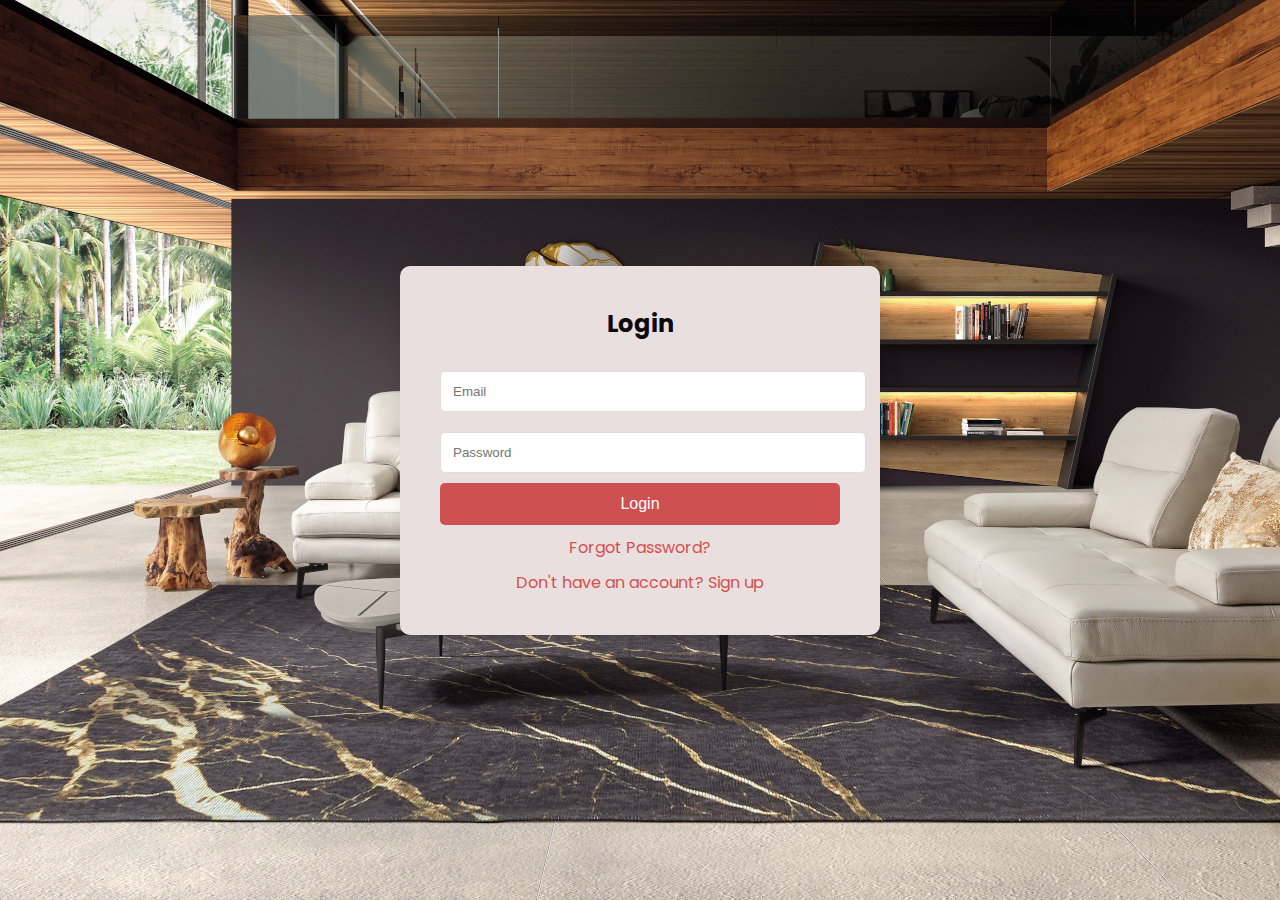
<file: Appartment/login.html>
<!DOCTYPE html>
<html lang="en">
<head>
    <meta charset="UTF-8">
    <meta name="viewport" content="width=device-width, initial-scale=1.0">
    <link rel="stylesheet" href="styles.css">
    <title>Login</title>
    <style>
        .login-container {
            display: flex;
            justify-content: center;
            align-items: center;
            height: 100vh;
            background-color: var(--white);
        }
        .login-box {
            width: 100%;
            max-width: 400px;
            padding: 40px;
            background: #eadfdf;
            box-shadow: 5px 5px 20px rgba(0, 0, 0, 0.1);
            border-radius: 10px;
            text-align: center;
        }
        .login-box h2 {
            margin-bottom: 20px;
            color: var(--text-dark);
        }
        .login-box input {
            width: 100%;
            padding: 12px;
            margin: 10px 0;
            border: 1px solid #ddd;
            border-radius: 5px;
        }
        .login-box .btn {
            width: 100%;
        }
        .login-box a {
            display: block;
            margin-top: 10px;
            color: var(--primary-color);
            text-decoration: none;
        }
        .login-container {
    display: flex;
    justify-content: center;
    align-items: center;
    height: 100vh;
    background: url(assets/block_web_zpqO0lT.jpg);
}

    </style>
</head>
<body>
    <div class="login-container">
        <div class="login-box">
            <h2>Login</h2>
            <form action="#" method="POST">
                <input type="email" name="email" placeholder="Email" required>
                <input type="password" name="password" placeholder="Password" required>
                <button type="submit" class="btn">Login</button>
            </form>
            <a href="#">Forgot Password?</a>
            <a href="sign_up.html">Don't have an account? Sign up</a>
        </div>
    </div>
</body>
</html>
</file>
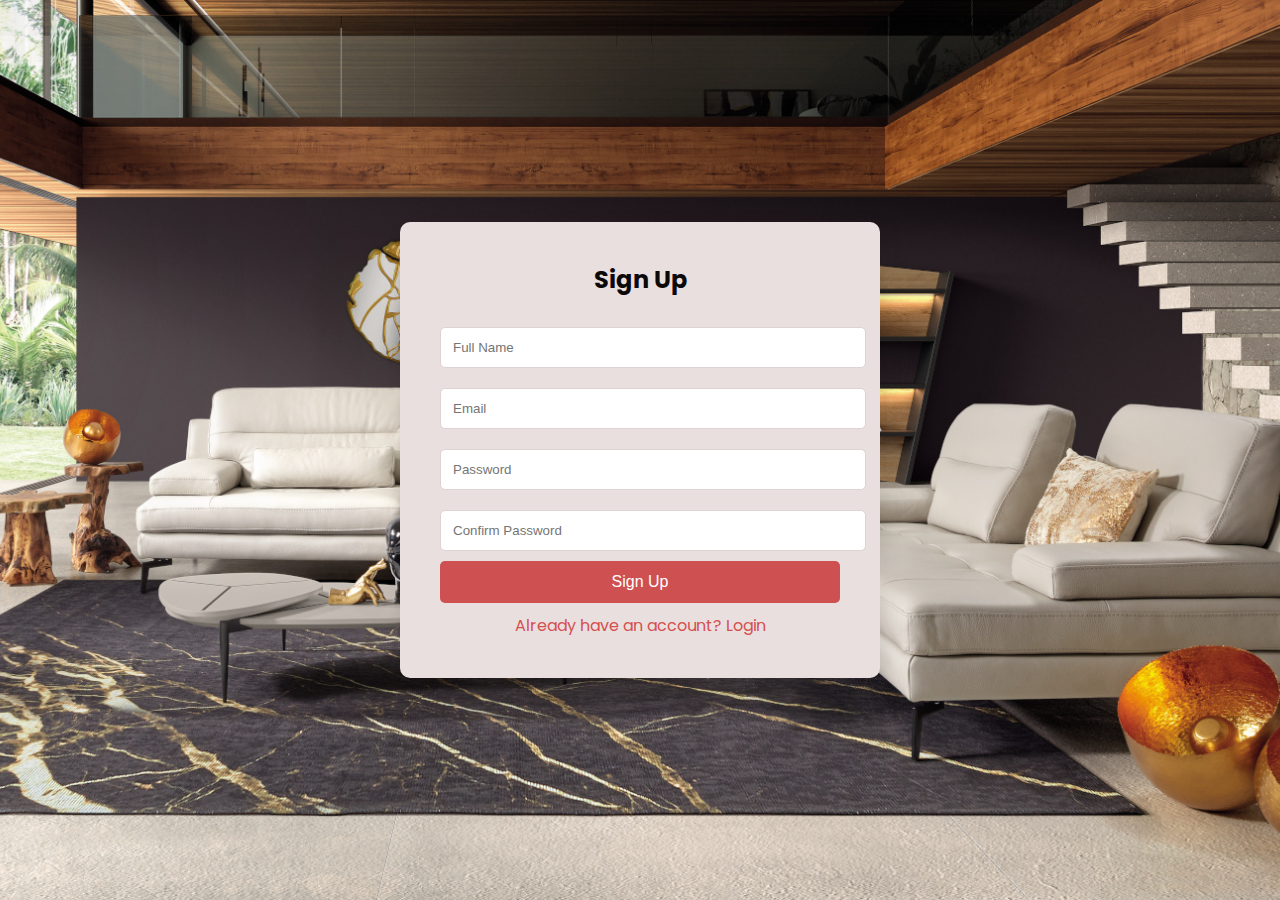
<file: Appartment/sign_up.html>
<!DOCTYPE html>
<html lang="en">
<head>
    <meta charset="UTF-8">
    <meta name="viewport" content="width=device-width, initial-scale=1.0">
    <link rel="stylesheet" href="styles.css">
    <title>Sign Up</title>
    <style>
        .signup-container {
            display: flex;
            justify-content: center;
            align-items: center;
            height: 100vh;
            background: url('assets/your-image.jpg') no-repeat center center/cover;
        }
        .signup-box {
            width: 100%;
            max-width: 400px;
            padding: 40px;
            background: #eadfdf;
            box-shadow: 5px 5px 20px rgba(0, 0, 0, 0.1);
            border-radius: 10px;
            text-align: center;
        }
        .signup-box h2 {
            margin-bottom: 20px;
            color: var(--text-dark);
        }
        .signup-box input {
            width: 100%;
            padding: 12px;
            margin: 10px 0;
            border: 1px solid #ded2d2;
            border-radius: 5px;
        }
        .signup-box .btn {
            width: 100%;
        }
        .signup-box a {
            display: block;
            margin-top: 10px;
            color: var(--primary-color);
            text-decoration: none;
        }
        .signup-container {
    display: flex;
    justify-content: center;
    align-items: center;
    height: 100vh;
    background: url(assets/block_web_zpqO0lT.jpg) no-repeat center center/cover;
}

    </style>
</head>
<body>
    <div class="signup-container">
        <div class="signup-box">
            <h2>Sign Up</h2>
            <form action="#" method="POST">
                <input type="text" name="name" placeholder="Full Name" required>
                <input type="email" name="email" placeholder="Email" required>
                <input type="password" name="password" placeholder="Password" required>
                <input type="password" name="confirm_password" placeholder="Confirm Password" required>
                <button type="submit" class="btn">Sign Up</button>
            </form>
            <a href="login.html">Already have an account? Login</a>
        </div>
    </div>
</body>
</html>
</file>
<file: Appartment/styles.css>
@import url("https://fonts.googleapis.com/css2?family=Poppins:wght@400;500;600;700&display=swap");

:root {
  --primary-color: #d54f4f;
  --primary-color-dark: #bc1c5c;
  --text-dark: #0c0a09;
  --text-light: #78716c;
  --white: #ffffff;
  --max-width: 1200px;
}

* {
  padding: 0;
  margin: 0;
}
a {
  text-decoration: none;
}
.body {
  background-image: url(pasha.jpg);
}

.section__container {
  max-width: var(--max-width);
  margin: auto;
  padding: 80px 16px;
}

.section__subheader {
  margin-bottom: 8px;
  position: relative;
  font-weight: 500;
  letter-spacing: 2px;
  color: var(--text-dark);
}

.section__header {
  max-width: 600px;
  margin-bottom: 16px;
  font-size: 40px;
  font-weight: 600;
  line-height: 48px;
  color: var(--text-dark);
}

.section__description {
  max-width: 600px;
  margin-bottom: 16px;
  color: var(--text-light);
}

.btn {
  padding: 12px 24px;
  outline: none;
  border: none;
  font-size: 16px;
  font-weight: 500;
  color: var(--white);
  background-color: #cf5050;
  border-radius: 5px;
  cursor: pointer;
  transition: 0.3s;
}

.btn:hover {
  background-color: #e33434;
}

img {
  width: 100%;
  display: flex;
}

a {
  text-decoration: none;
}

.logo {
  max-width: 200px;
}

html,
body {
  scroll-behavior: smooth;
}

body {
  font-family: "Poppins", sans-serif;
}

.header {
  background-image: url(assets/block_web_zpqO0lT.jpg);
  background-position: center center;
  background-size: cover;
}

nav {
  position: fixed;
  isolation: isolate;
  top: 0;
  width: 100%;
  max-width: var(--max-width);
  margin: auto;
  z-index: 9;
  padding: 32px 16px;
  position: static;
  display: flex;
  align-items: center;
  justify-content: space-between;
}

.nav__bar {
  padding: 16px;
  display: flex;
  align-items: center;
  justify-content: space-between;
  gap: 32px;
  background-color: var(--primary-color);
  padding: 0;
  background-color: transparent;
}

.nav__menu__btn {
  font-size: 24px;
  color: var(--white);
  cursor: pointer;
  display: none;
}

.nav__links {
  list-style: none;
  display: flex;
  align-items: center;
  gap: 32px;
  background-color: transparent;
}

.nav__links a {
  position: relative;
  isolation: isolate;
  padding-bottom: 8px;
  color: var(--white);
}

.nav__links a::after {
  position: absolute;
  content: "";
  left: 0;
  bottom: 0;
  height: 2px;
  width: 0;
  background-color: var(--primary-color);
  transition: 0.3s;
  transform-origin: left;
}

.nav__links a:hover::after {
  width: 100%;
}

.nav__btn {
  display: block;
}

.header__container {
  padding-block: 160px 240px;
}

.header__container h3 {
  margin-bottom: 16px;
  font-size: 19.2px;
  color: white;
  text-align: center;
  opacity: 0.6;
}

.header__container h1 {
  font-size: 64px;
  font-weight: 500;
  line-height: 72px;
  color: #cf5050;
  text-align: center;
  margin-bottom: 96px;
}

.header__container h1 span {
  color: white;
}

.booking__container {
  padding-block: 0;
}

.booking__form {
  padding: 32px;
  display: flex;
  gap: 16px;
  align-items: center;
  justify-content: center;
  background-color: var(--white);
  border-radius: 10px;
  box-shadow: 5px 5px 20px rgba(0, 0, 0, 0.1);
}

.input__group {
  flex: 1 1 220px;
  display: flex;
  align-items: center;
  justify-content: center;
  gap: 16px;
}

.input__group span {
  font-size: 28px;
  color: var(--primary-color);
}

.input__group label {
  font-weight: 500;
  color: var(--text-dark);
}

.input__group input {
  display: block;
  width: 100%;
  max-width: 150px;
  padding-block: 5px;
  color: var(--text-dark);
  font-size: 14.4px;
  outline: none;
  border: none;
}

.input__group input::placeholder {
  color: var(--text-light);
}

.about__container {
  overflow: hidden;
  display: grid;
  gap: 32px;
  grid-template-columns: repeat(2, 1fr);
  align-items: center;
}

.about__image img {
  max-width: 450px;
  margin: auto;
  border-radius: 5px;
}

.room__grid {
  margin-top: 64px;
  display: grid;
  gap: 16px;
  grid-template-columns: repeat(3, 1fr);
  gap: 32px;
}

.room__card {
  overflow: hidden;
  border-radius: 10px;
  box-shadow: 5px 5px 10px rgba(0, 0, 0, 0.1);
}

.room__card__image {
  position: relative;
  isolation: isolate;
}

.room__card__image img {
  height: 300px;
  width: 100%;
  object-fit: cover;
  border-radius: 10px;
}

.room__card__details {
  padding: 16px;
}

.room__card h4 {
  margin-bottom: 8px;
  font-size: 19.2px;
  font-weight: 500;
  color: var(--text-dark);
}

.room__card p {
  margin-bottom: 8px;
  color: var(--text-light);
}

.room__card h5 {
  margin-bottom: 16px;
  font-size: 16px;
  font-weight: 500;
  color: var(--text-light);
}

.room__card h5 span {
  font-size: 17.6px;
  color: var(--text-dark);
}

.service {
  background-image: url("assets/service.jpg");
  background-position: center center;
  background-size: cover;
  background-repeat: no-repeat;
}

.service__container {
  padding-block: 0;
  display: grid;
  grid-template-columns: repeat(2, 1fr);
}

.service__content {
  grid-column: 1/3;
  padding: 32px 64px;
  background-color: var(--white);
  grid-column: 2/3;
}

.service__list {
  list-style: none;
  margin-top: 32px;
  display: grid;
  gap: 32px;
}

.service__list li {
  display: flex;
  align-items: center;
  gap: 16px;
  font-size: 19.2px;
  font-weight: 500;
  color: var(--text-dark);
}

.service__list span {
  padding: 5px 12px;
  font-size: 28px;
  color: var(--text-dark);
  background-color: var(--text-light);
  border-radius: 100%;
}

.service__list li:nth-child(1) span {
  color: #60a5fa;
  background-color: #dbeafe;
}

.service__list li:nth-child(2) span {
  color: #f472b6;
  background-color: #fce7f3;
}

.service__list li:nth-child(3) span {
  color: #c084fc;
  background-color: #f3e8ff;
}

.service__list li:nth-child(4) span {
  color: #fb7185;
  background-color: #ffe4e6;
}


.footer {
  background-color: #f1ebe1;
}

.footer__container {
  display: grid;
  grid-template-columns: 2fr repeat(3, 1fr);
  gap: 80px;
  grid-template-columns: repeat(4, 1fr);
}

.footer__col h3 {
  margin-bottom: 16px;
  font-size: 24px;
  font-weight: 600;
  color: var(--text-dark);
}

.footer__col h4 {
  margin-bottom: 16px;
  font-size: 19.2px;
  font-weight: 600;
  color: var(--text-dark);
}

.footer__col p {
  margin-bottom: 16px;
  color: grey;
  cursor: pointer;
  transition: 0.3s;
}

.footer__col p:hover {
  color: var(--text-dark);
}
</file>
